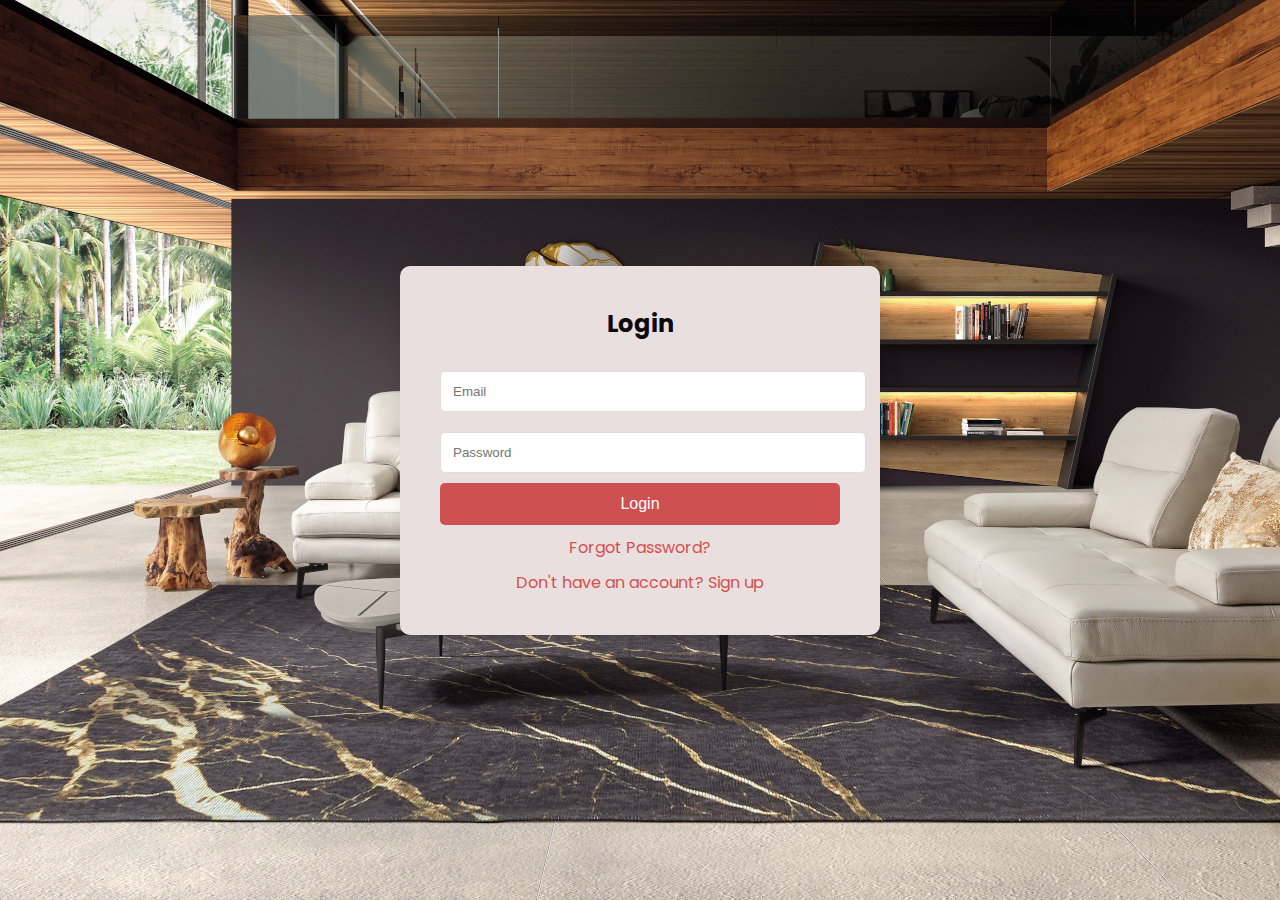
<file: Appartment/login.html>
<!DOCTYPE html>
<html lang="en">
<head>
    <meta charset="UTF-8">
    <meta name="viewport" content="width=device-width, initial-scale=1.0">
    <link rel="stylesheet" href="styles.css">
    <title>Login</title>
    <style>
        .login-container {
            display: flex;
            justify-content: center;
            align-items: center;
            height: 100vh;
            background-color: var(--white);
        }
        .login-box {
            width: 100%;
            max-width: 400px;
            padding: 40px;
            background: #eadfdf;
            box-shadow: 5px 5px 20px rgba(0, 0, 0, 0.1);
            border-radius: 10px;
            text-align: center;
        }
        .login-box h2 {
            margin-bottom: 20px;
            color: var(--text-dark);
        }
        .login-box input {
            width: 100%;
            padding: 12px;
            margin: 10px 0;
            border: 1px solid #ddd;
            border-radius: 5px;
        }
        .login-box .btn {
            width: 100%;
        }
        .login-box a {
            display: block;
            margin-top: 10px;
            color: var(--primary-color);
            text-decoration: none;
        }
        .login-container {
    display: flex;
    justify-content: center;
    align-items: center;
    height: 100vh;
    background: url(assets/block_web_zpqO0lT.jpg);
}

    </style>
</head>
<body>
    <div class="login-container">
        <div class="login-box">
            <h2>Login</h2>
            <form action="#" method="POST">
                <input type="email" name="email" placeholder="Email" required>
                <input type="password" name="password" placeholder="Password" required>
                <button type="submit" class="btn">Login</button>
            </form>
            <a href="#">Forgot Password?</a>
            <a href="sign_up.html">Don't have an account? Sign up</a>
        </div>
    </div>
</body>
</html>
</file>
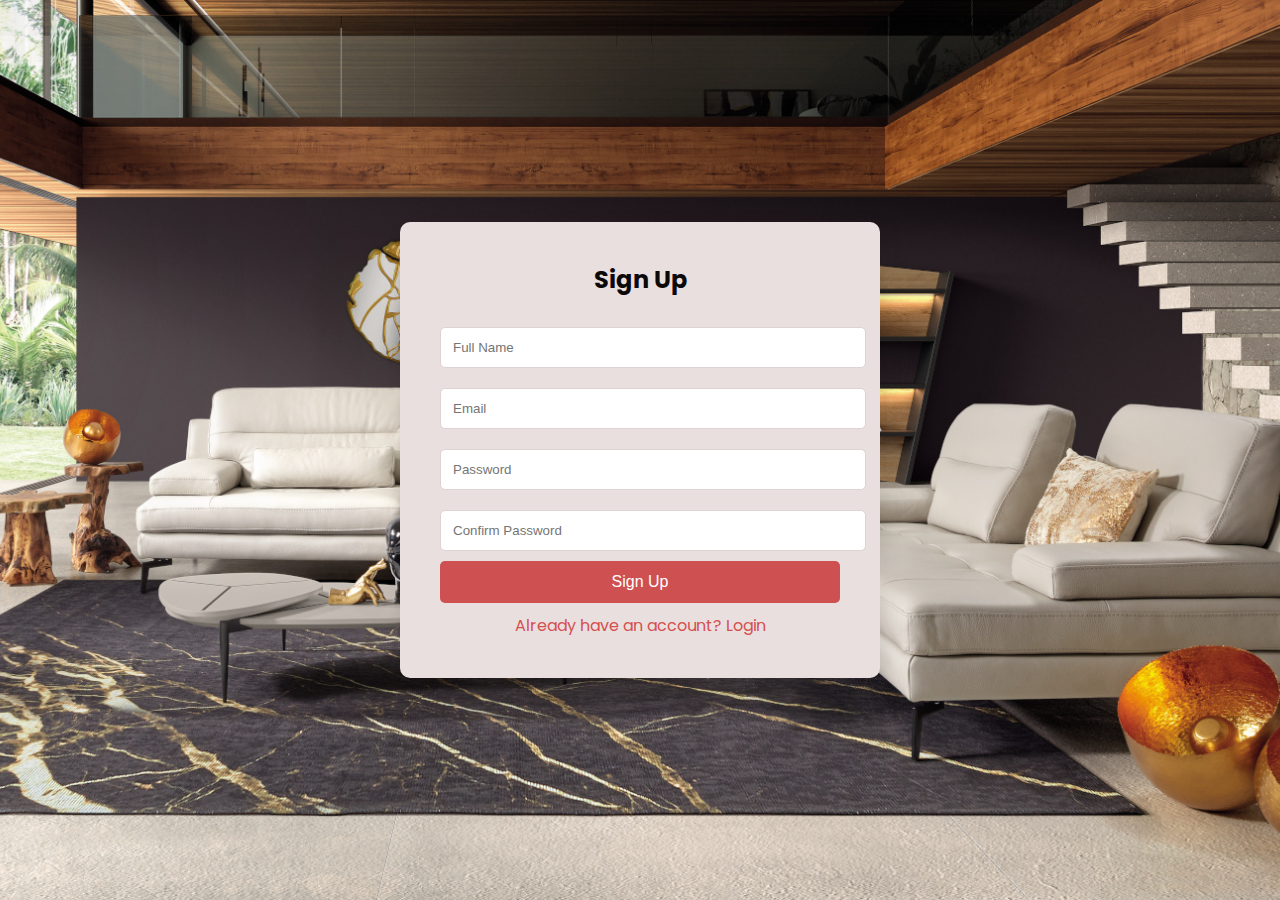
<file: Appartment/sign_up.html>
<!DOCTYPE html>
<html lang="en">
<head>
    <meta charset="UTF-8">
    <meta name="viewport" content="width=device-width, initial-scale=1.0">
    <link rel="stylesheet" href="styles.css">
    <title>Sign Up</title>
    <style>
        .signup-container {
            display: flex;
            justify-content: center;
            align-items: center;
            height: 100vh;
            background: url('assets/your-image.jpg') no-repeat center center/cover;
        }
        .signup-box {
            width: 100%;
            max-width: 400px;
            padding: 40px;
            background: #eadfdf;
            box-shadow: 5px 5px 20px rgba(0, 0, 0, 0.1);
            border-radius: 10px;
            text-align: center;
        }
        .signup-box h2 {
            margin-bottom: 20px;
            color: var(--text-dark);
        }
        .signup-box input {
            width: 100%;
            padding: 12px;
            margin: 10px 0;
            border: 1px solid #ded2d2;
            border-radius: 5px;
        }
        .signup-box .btn {
            width: 100%;
        }
        .signup-box a {
            display: block;
            margin-top: 10px;
            color: var(--primary-color);
            text-decoration: none;
        }
        .signup-container {
    display: flex;
    justify-content: center;
    align-items: center;
    height: 100vh;
    background: url(assets/block_web_zpqO0lT.jpg) no-repeat center center/cover;
}

    </style>
</head>
<body>
    <div class="signup-container">
        <div class="signup-box">
            <h2>Sign Up</h2>
            <form action="#" method="POST">
                <input type="text" name="name" placeholder="Full Name" required>
                <input type="email" name="email" placeholder="Email" required>
                <input type="password" name="password" placeholder="Password" required>
                <input type="password" name="confirm_password" placeholder="Confirm Password" required>
                <button type="submit" class="btn">Sign Up</button>
            </form>
            <a href="login.html">Already have an account? Login</a>
        </div>
    </div>
</body>
</html>
</file>
<file: Appartment/styles.css>
@import url("https://fonts.googleapis.com/css2?family=Poppins:wght@400;500;600;700&display=swap");

:root {
  --primary-color: #d54f4f;
  --primary-color-dark: #bc1c5c;
  --text-dark: #0c0a09;
  --text-light: #78716c;
  --white: #ffffff;
  --max-width: 1200px;
}

* {
  padding: 0;
  margin: 0;
}
a {
  text-decoration: none;
}
.body {
  background-image: url(pasha.jpg);
}

.section__container {
  max-width: var(--max-width);
  margin: auto;
  padding: 80px 16px;
}

.section__subheader {
  margin-bottom: 8px;
  position: relative;
  font-weight: 500;
  letter-spacing: 2px;
  color: var(--text-dark);
}

.section__header {
  max-width: 600px;
  margin-bottom: 16px;
  font-size: 40px;
  font-weight: 600;
  line-height: 48px;
  color: var(--text-dark);
}

.section__description {
  max-width: 600px;
  margin-bottom: 16px;
  color: var(--text-light);
}

.btn {
  padding: 12px 24px;
  outline: none;
  border: none;
  font-size: 16px;
  font-weight: 500;
  color: var(--white);
  background-color: #cf5050;
  border-radius: 5px;
  cursor: pointer;
  transition: 0.3s;
}

.btn:hover {
  background-color: #e33434;
}

img {
  width: 100%;
  display: flex;
}

a {
  text-decoration: none;
}

.logo {
  max-width: 200px;
}

html,
body {
  scroll-behavior: smooth;
}

body {
  font-family: "Poppins", sans-serif;
}

.header {
  background-image: url(assets/block_web_zpqO0lT.jpg);
  background-position: center center;
  background-size: cover;
}

nav {
  position: fixed;
  isolation: isolate;
  top: 0;
  width: 100%;
  max-width: var(--max-width);
  margin: auto;
  z-index: 9;
  padding: 32px 16px;
  position: static;
  display: flex;
  align-items: center;
  justify-content: space-between;
}

.nav__bar {
  padding: 16px;
  display: flex;
  align-items: center;
  justify-content: space-between;
  gap: 32px;
  background-color: var(--primary-color);
  padding: 0;
  background-color: transparent;
}

.nav__menu__btn {
  font-size: 24px;
  color: var(--white);
  cursor: pointer;
  display: none;
}

.nav__links {
  list-style: none;
  display: flex;
  align-items: center;
  gap: 32px;
  background-color: transparent;
}

.nav__links a {
  position: relative;
  isolation: isolate;
  padding-bottom: 8px;
  color: var(--white);
}

.nav__links a::after {
  position: absolute;
  content: "";
  left: 0;
  bottom: 0;
  height: 2px;
  width: 0;
  background-color: var(--primary-color);
  transition: 0.3s;
  transform-origin: left;
}

.nav__links a:hover::after {
  width: 100%;
}

.nav__btn {
  display: block;
}

.header__container {
  padding-block: 160px 240px;
}

.header__container h3 {
  margin-bottom: 16px;
  font-size: 19.2px;
  color: white;
  text-align: center;
  opacity: 0.6;
}

.header__container h1 {
  font-size: 64px;
  font-weight: 500;
  line-height: 72px;
  color: #cf5050;
  text-align: center;
  margin-bottom: 96px;
}

.header__container h1 span {
  color: white;
}

.booking__container {
  padding-block: 0;
}

.booking__form {
  padding: 32px;
  display: flex;
  gap: 16px;
  align-items: center;
  justify-content: center;
  background-color: var(--white);
  border-radius: 10px;
  box-shadow: 5px 5px 20px rgba(0, 0, 0, 0.1);
}

.input__group {
  flex: 1 1 220px;
  display: flex;
  align-items: center;
  justify-content: center;
  gap: 16px;
}

.input__group span {
  font-size: 28px;
  color: var(--primary-color);
}

.input__group label {
  font-weight: 500;
  color: var(--text-dark);
}

.input__group input {
  display: block;
  width: 100%;
  max-width: 150px;
  padding-block: 5px;
  color: var(--text-dark);
  font-size: 14.4px;
  outline: none;
  border: none;
}

.input__group input::placeholder {
  color: var(--text-light);
}

.about__container {
  overflow: hidden;
  display: grid;
  gap: 32px;
  grid-template-columns: repeat(2, 1fr);
  align-items: center;
}

.about__image img {
  max-width: 450px;
  margin: auto;
  border-radius: 5px;
}

.room__grid {
  margin-top: 64px;
  display: grid;
  gap: 16px;
  grid-template-columns: repeat(3, 1fr);
  gap: 32px;
}

.room__card {
  overflow: hidden;
  border-radius: 10px;
  box-shadow: 5px 5px 10px rgba(0, 0, 0, 0.1);
}

.room__card__image {
  position: relative;
  isolation: isolate;
}

.room__card__image img {
  height: 300px;
  width: 100%;
  object-fit: cover;
  border-radius: 10px;
}

.room__card__details {
  padding: 16px;
}

.room__card h4 {
  margin-bottom: 8px;
  font-size: 19.2px;
  font-weight: 500;
  color: var(--text-dark);
}

.room__card p {
  margin-bottom: 8px;
  color: var(--text-light);
}

.room__card h5 {
  margin-bottom: 16px;
  font-size: 16px;
  font-weight: 500;
  color: var(--text-light);
}

.room__card h5 span {
  font-size: 17.6px;
  color: var(--text-dark);
}

.service {
  background-image: url("assets/service.jpg");
  background-position: center center;
  background-size: cover;
  background-repeat: no-repeat;
}

.service__container {
  padding-block: 0;
  display: grid;
  grid-template-columns: repeat(2, 1fr);
}

.service__content {
  grid-column: 1/3;
  padding: 32px 64px;
  background-color: var(--white);
  grid-column: 2/3;
}

.service__list {
  list-style: none;
  margin-top: 32px;
  display: grid;
  gap: 32px;
}

.service__list li {
  display: flex;
  align-items: center;
  gap: 16px;
  font-size: 19.2px;
  font-weight: 500;
  color: var(--text-dark);
}

.service__list span {
  padding: 5px 12px;
  font-size: 28px;
  color: var(--text-dark);
  background-color: var(--text-light);
  border-radius: 100%;
}

.service__list li:nth-child(1) span {
  color: #60a5fa;
  background-color: #dbeafe;
}

.service__list li:nth-child(2) span {
  color: #f472b6;
  background-color: #fce7f3;
}

.service__list li:nth-child(3) span {
  color: #c084fc;
  background-color: #f3e8ff;
}

.service__list li:nth-child(4) span {
  color: #fb7185;
  background-color: #ffe4e6;
}


.footer {
  background-color: #f1ebe1;
}

.footer__container {
  display: grid;
  grid-template-columns: 2fr repeat(3, 1fr);
  gap: 80px;
  grid-template-columns: repeat(4, 1fr);
}

.footer__col h3 {
  margin-bottom: 16px;
  font-size: 24px;
  font-weight: 600;
  color: var(--text-dark);
}

.footer__col h4 {
  margin-bottom: 16px;
  font-size: 19.2px;
  font-weight: 600;
  color: var(--text-dark);
}

.footer__col p {
  margin-bottom: 16px;
  color: grey;
  cursor: pointer;
  transition: 0.3s;
}

.footer__col p:hover {
  color: var(--text-dark);
}
</file>
